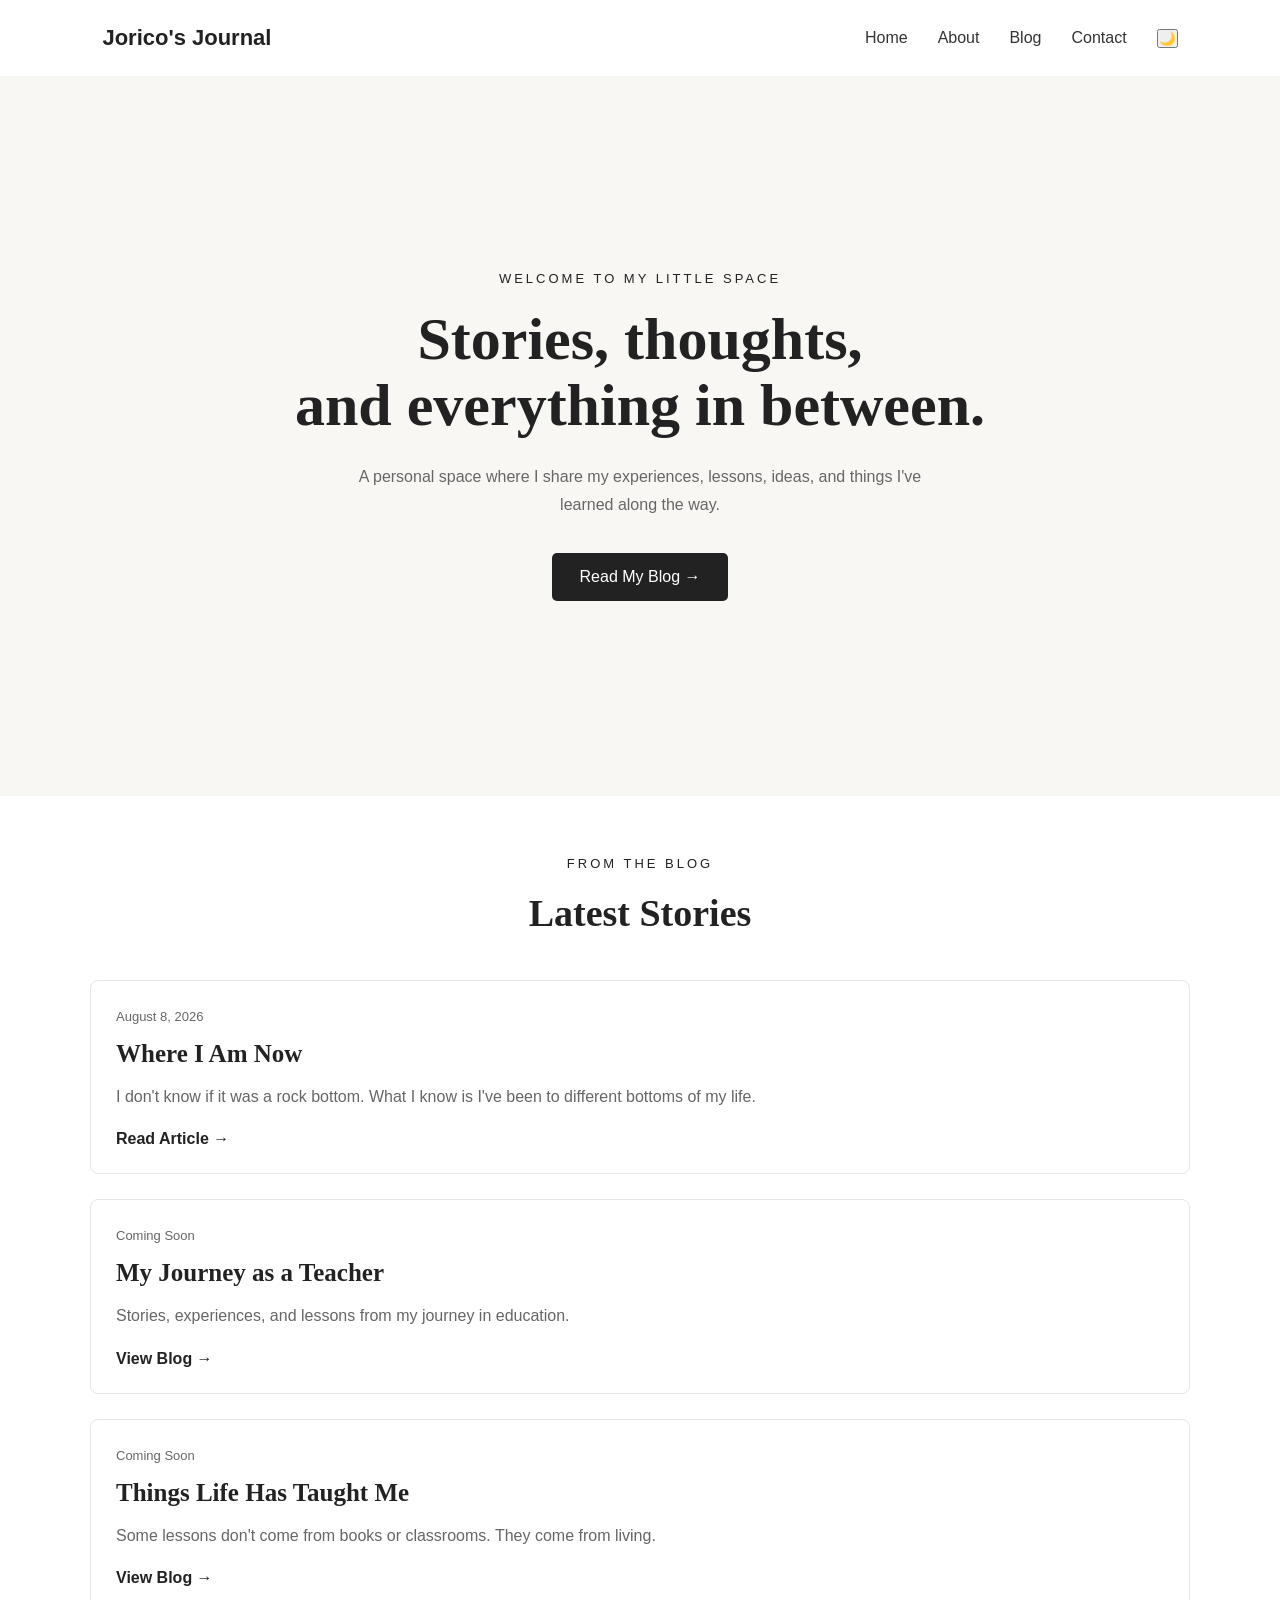
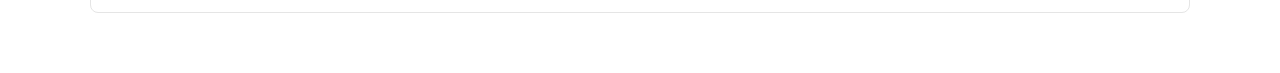
<file: index.html>
<!DOCTYPE html>
<html lang="en">

<head>
    <meta charset="UTF-8">
    <meta name="viewport" content="width=device-width, initial-scale=1.0">

    <title>Jorico's Journal</title>

    <link rel="stylesheet" href="css/style.css">
</head>

<body>

    <nav>
        <h2>Jorico's Journal</h2>

        <ul>
         <li><a href="index.html">Home</a></li>
<li><a href="about.html">About</a></li>
<li><a href="blog.html">Blog</a></li>
<li><a href="contact.html">Contact</a></li>
<li><button id="darkModeToggle">🌙</button></li>
</ul>
</nav>

    <main>

        <section class="hero">

            <p class="welcome">WELCOME TO MY LITTLE SPACE</p>

            <h1>
                Stories, thoughts,<br>
                and everything in between.
            </h1>

            <p class="intro">
                A personal space where I share my experiences,
                lessons, ideas, and things I've learned along the way.
            </p>

            <a href="blog.html" class="button">
                Read My Blog →
            </a>

        </section>
        <section class="latest">

            <div class="section-heading">
                <p class="welcome">FROM THE BLOG</p>
                <h2>Latest Stories</h2>
            </div>

            <div class="latest-posts">

                <article class="latest-card">

                    <p class="post-date">August 8, 2026</p>

                    <h3>Where I Am Now</h3>

                    <p>
                        I don't know if it was a rock bottom.
                        What I know is I've been to different
                        bottoms of my life.
                    </p>

                    <a href="posts/first-website.html">
                        Read Article →
                    </a>

                </article>


                <article class="latest-card">

                    <p class="post-date">Coming Soon</p>

                    <h3>My Journey as a Teacher</h3>

                    <p>
                        Stories, experiences, and lessons
                        from my journey in education.
                    </p>

                    <a href="blog.html">
                        View Blog →
                    </a>

                </article>


                <article class="latest-card">

                    <p class="post-date">Coming Soon</p>

                    <h3>Things Life Has Taught Me</h3>

                    <p>
                        Some lessons don't come from books
                        or classrooms. They come from living.
                    </p>

                    <a href="blog.html">
                        View Blog →
                    </a>

                </article>

            </div>

        </section>
    </main>
<script src="script.js"></script>
</body>

</html>
</file>
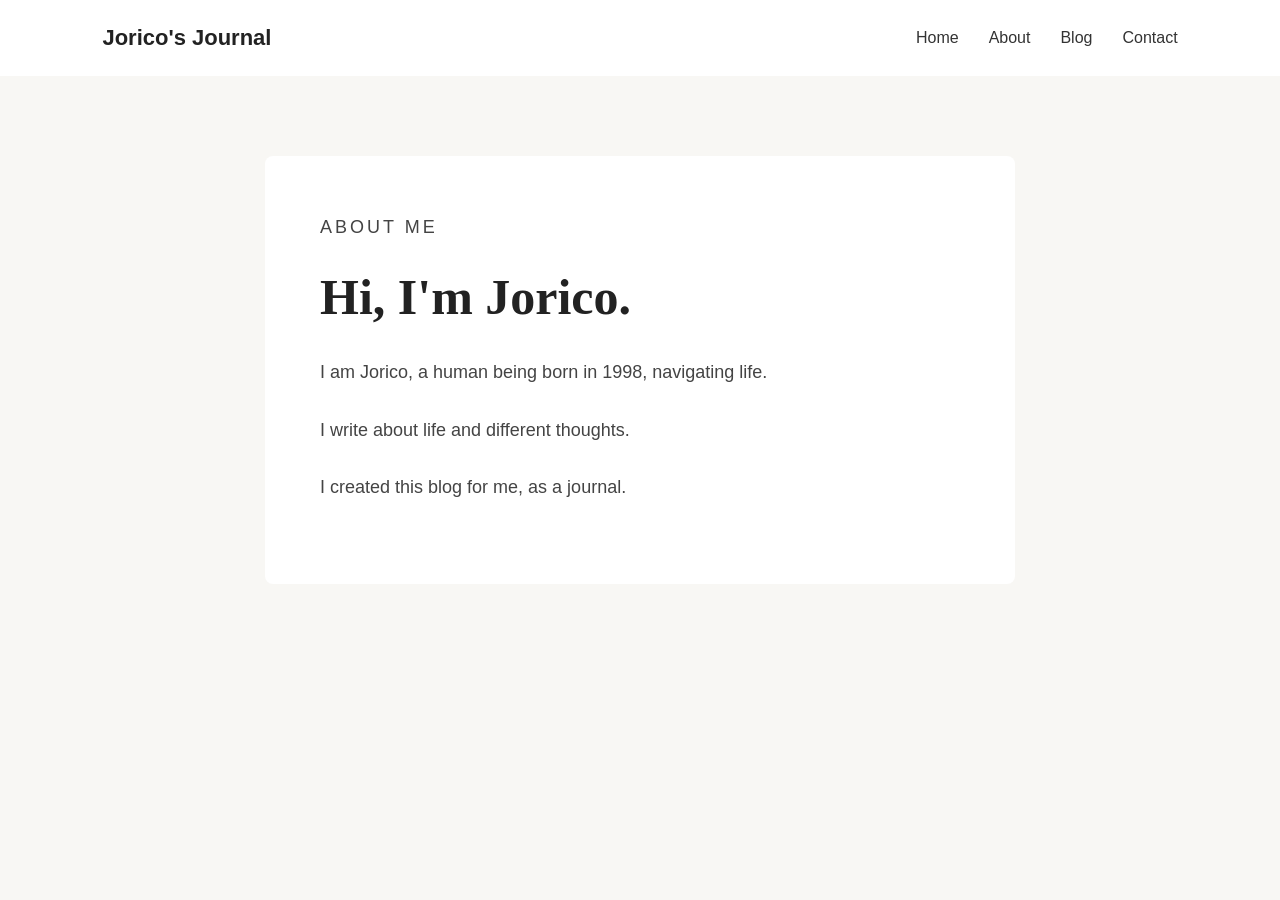
<file: about.html>
<!DOCTYPE html>
<html lang="en">

<head>
    <meta charset="UTF-8">
    <meta name="viewport" content="width=device-width, initial-scale=1.0">

    <title>About | Jorico's Journal</title>

    <link rel="stylesheet" href="css/style.css">
</head>

<body>

    <nav>
        <h2>Jorico's Journal</h2>

        <ul>
            <li><a href="index.html">Home</a></li>
            <li><a href="about.html">About</a></li>
            <li><a href="blog.html">Blog</a></li>
            <li><a href="contact.html">Contact</a></li>
        </ul>
    </nav>


    <main class="about-page">

        <section class="about-content">

            <p class="welcome">ABOUT ME</p>

            <h1>Hi, I'm Jorico.</h1>

            <p class="about-intro">
                I am Jorico, a human being born in 1998,
                navigating life.
            </p>

            <p>
                I write about life and different thoughts.
            </p>

            <p>
                I created this blog for me, as a journal.
            </p>

        </section>

    </main>
<script src="script.js"></script>
</body>

</html>
</file>
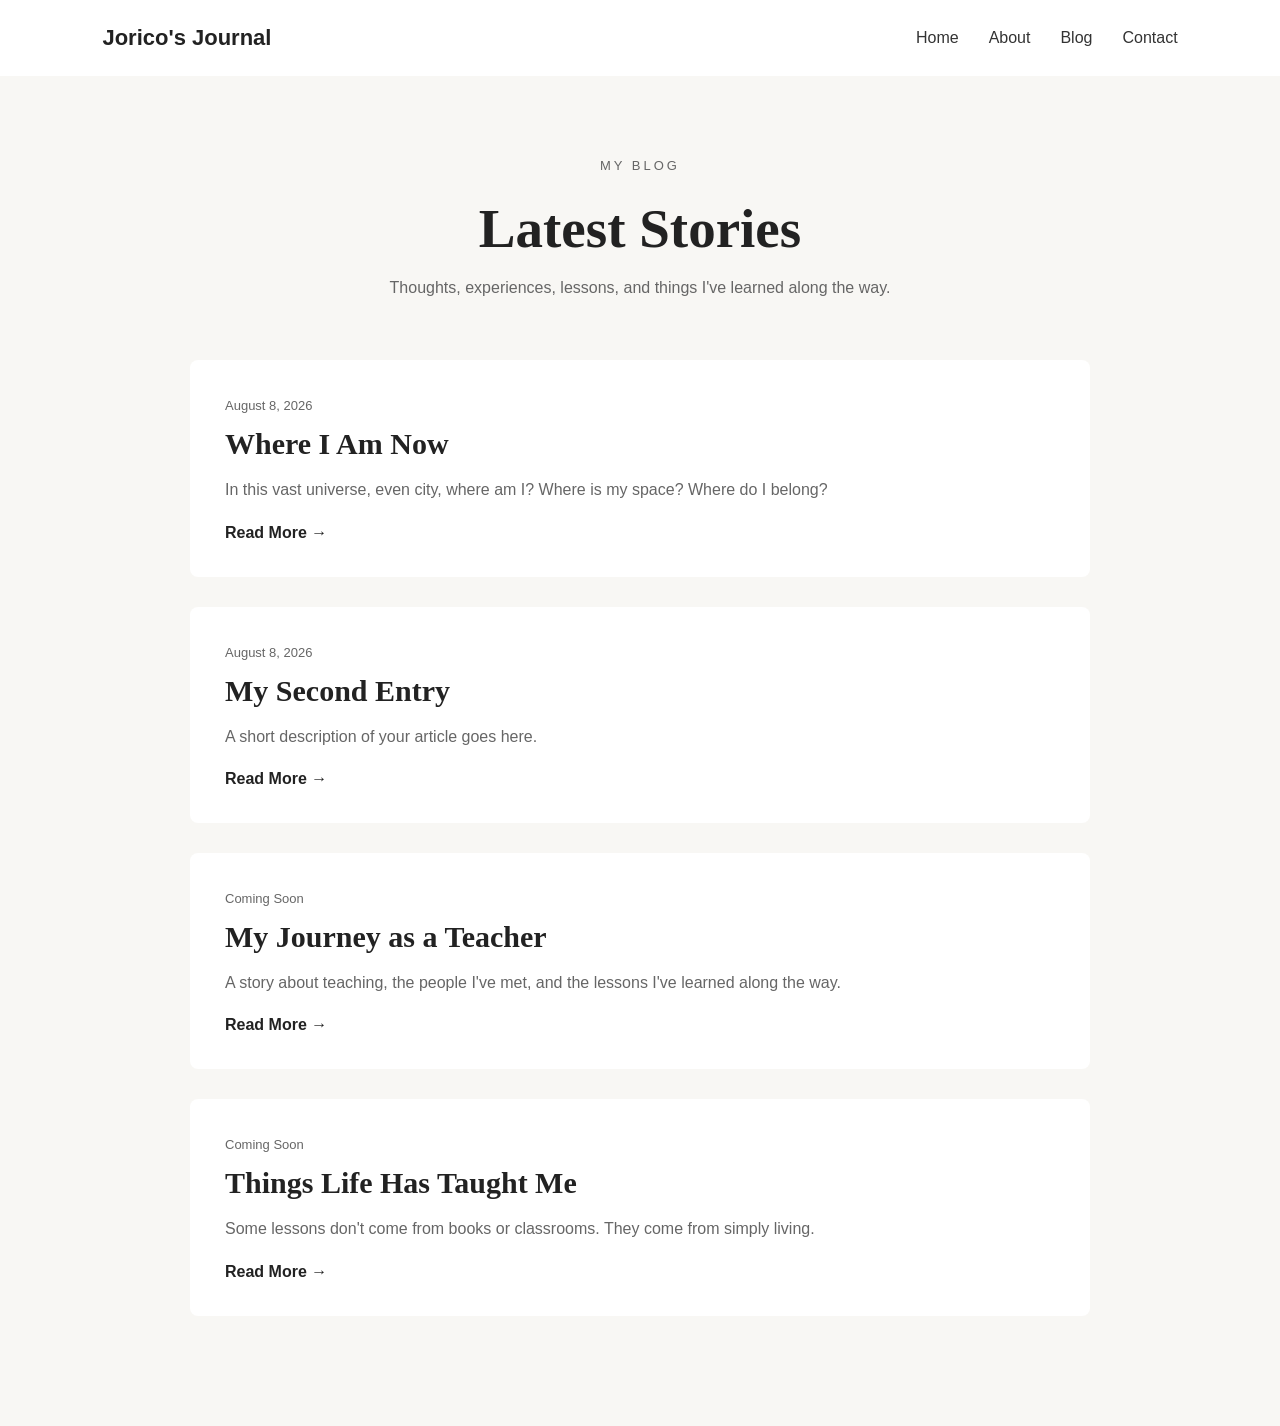
<file: blog.html>
<!DOCTYPE html>
<html lang="en">

<head>
    <meta charset="UTF-8">
    <meta name="viewport" content="width=device-width, initial-scale=1.0">

    <title>Blog | Jorico's Journal</title>

    <link rel="stylesheet" href="css/style.css">
</head>
<script src="script.js"></script>
<body>

    <nav>
        <h2>Jorico's Journal</h2>

        <ul>
            <li><a href="index.html">Home</a></li>
            <li><a href="about.html">About</a></li>
            <li><a href="blog.html">Blog</a></li>
            <li><a href="contact.html">Contact</a></li>
        </ul>
    </nav>


    <main class="blog-page">

        <header class="page-header">

            <p class="welcome">MY BLOG</p>

            <h1>Latest Stories</h1>

            <p>
                Thoughts, experiences, lessons, and things
                I've learned along the way.
            </p>

        </header>

<section class="posts">

<article class="post">

    <p class="post-date">August 8, 2026</p>

    <h2>Where I Am Now</h2>

    <p>
        In this vast universe, even city, where am I?
        Where is my space? Where do I belong?
    </p>

    <a href="posts/first-website.html">
        Read More →
    </a>

</article>

<article class="post">

    <p class="post-date">August 8, 2026</p>

    <h2>My Second Entry</h2>

    <p>
        A short description of your article goes here.
    </p>

    <a href="posts/my-second-entry.html">
        Read More →
    </a>

</article>

    <article class="post">

        <p class="post-date">Coming Soon</p>

        <h2>My Journey as a Teacher</h2>

        <p>
            A story about teaching, the people I've met,
            and the lessons I've learned along the way.
        </p>

        <a href="#">
            Read More →
        </a>

    </article>


    <article class="post">

        <p class="post-date">Coming Soon</p>

        <h2>Things Life Has Taught Me</h2>

        <p>
            Some lessons don't come from books or classrooms.
            They come from simply living.
        </p>

        <a href="#">
            Read More →
        </a>

    </article>

</section>
</file>
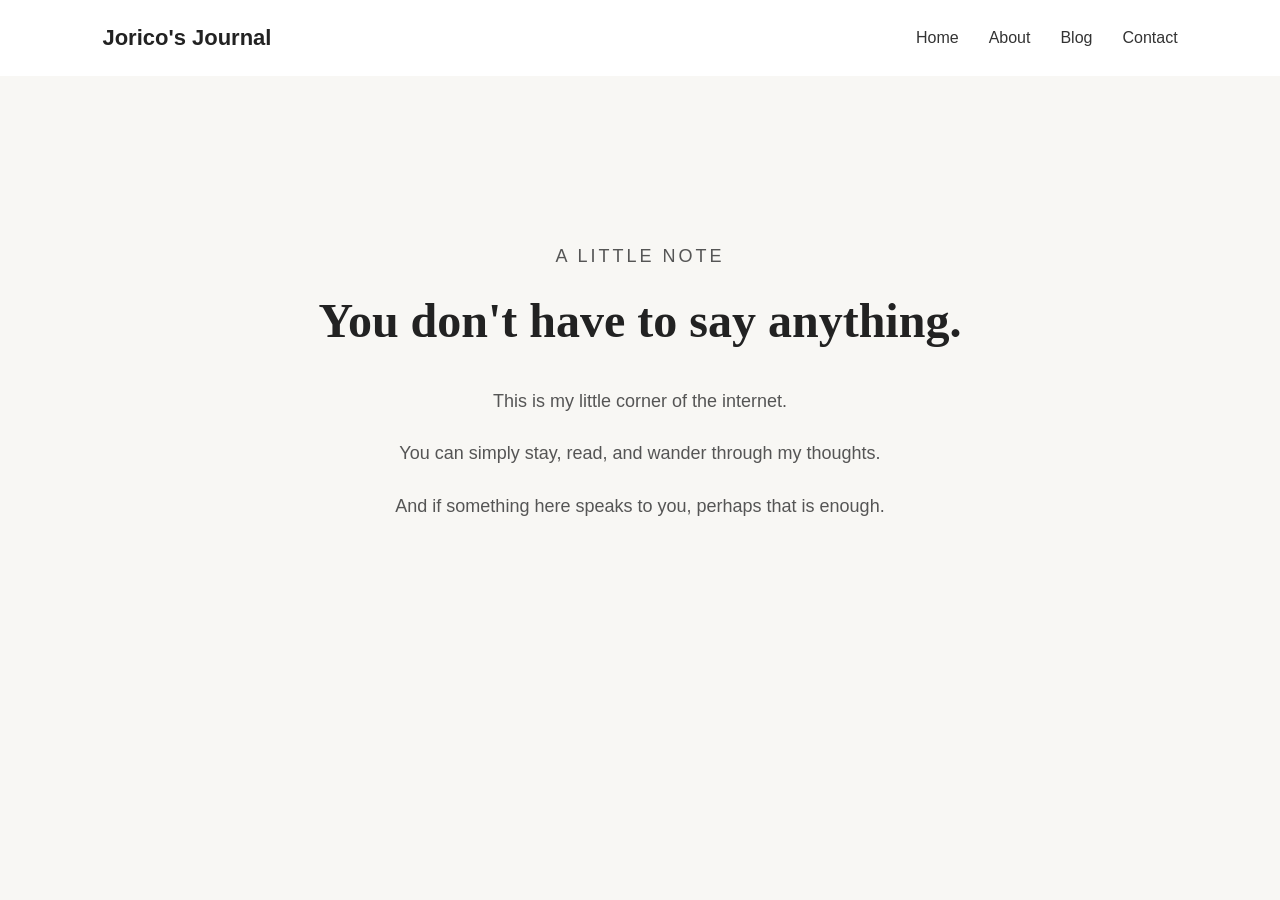
<file: contact.html>
<!DOCTYPE html>
<html lang="en">

<head>
    <meta charset="UTF-8">
    <meta name="viewport" content="width=device-width, initial-scale=1.0">

    <title>Contact | Jorico's Journal</title>

    <link rel="stylesheet" href="css/style.css">
</head>

<body>

    <nav>
        <h2>Jorico's Journal</h2>

        <ul>
            <li><a href="index.html">Home</a></li>
            <li><a href="about.html">About</a></li>
            <li><a href="blog.html">Blog</a></li>
            <li><a href="contact.html">Contact</a></li>
        </ul>
    </nav>


    <main class="contact-page">

        <section class="contact-content">

            <p class="welcome">A LITTLE NOTE</p>

            <h1>
                You don't have to say anything.
            </h1>

            <p>
                This is my little corner of the internet.
            </p>

            <p>
                You can simply stay, read, and wander
                through my thoughts.
            </p>

            <p>
                And if something here speaks to you,
                perhaps that is enough.
            </p>

        </section>

    </main>
<script src="script.js"></script>
</body>

</html>
</file>
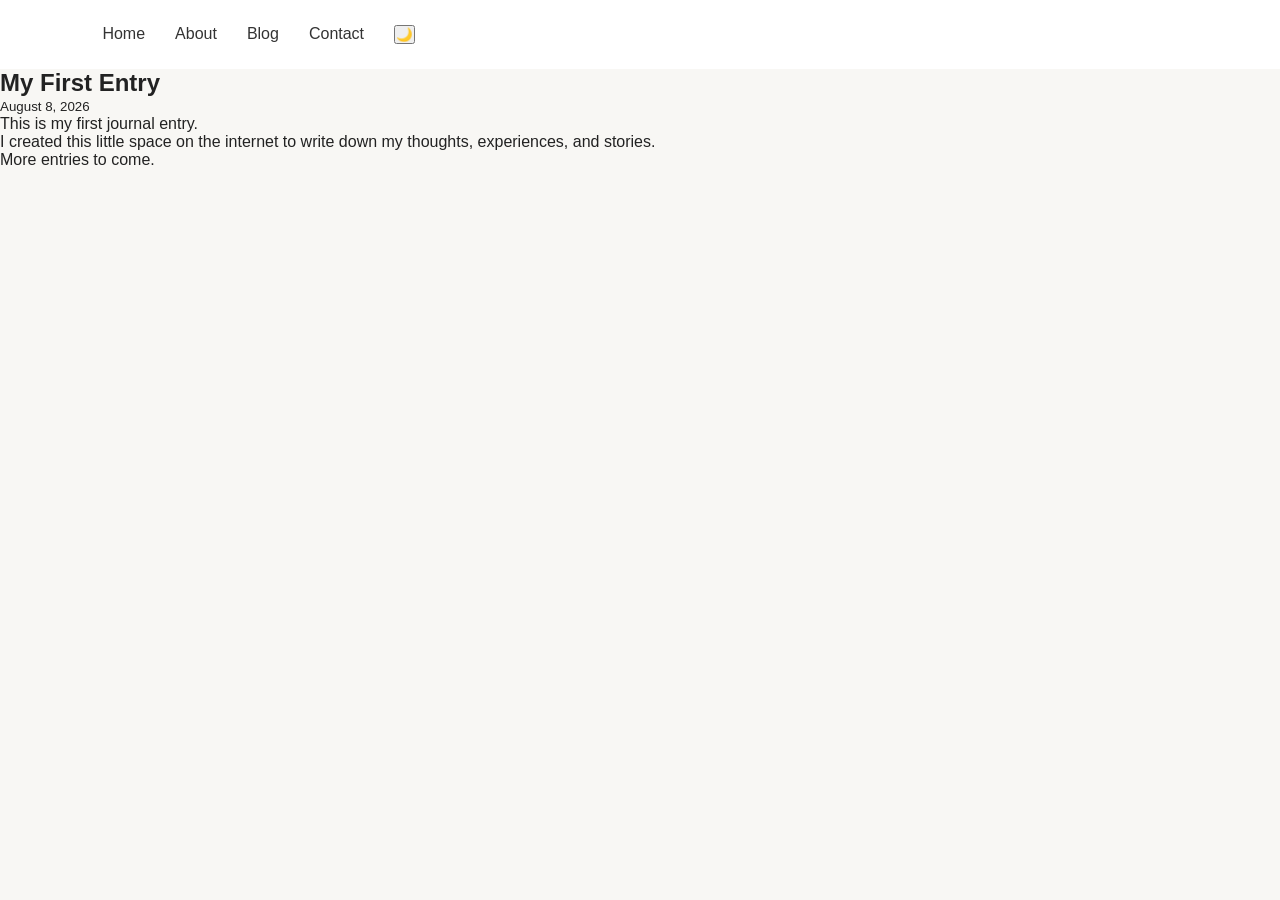
<file: first-entry.html>
<!DOCTYPE html>
<html lang="en">
<head>
    <meta charset="UTF-8">
    <meta name="viewport" content="width=device-width, initial-scale=1.0">
    <title>My First Entry | Jorico's Journal</title>
    <link rel="stylesheet" href="../css/style.css">
</head>

<body>

    <nav>
        <ul>
            <li><a href="../index.html">Home</a></li>
            <li><a href="../about.html">About</a></li>
            <li><a href="../blog.html">Blog</a></li>
            <li><a href="../contact.html">Contact</a></li>
            <li><button id="darkModeToggle">🌙</button></li>
        </ul>
    </nav>

    <main>
        <article>
            <h1>My First Entry</h1>
            <p><small>August 8, 2026</small></p>

            <p>
                This is my first journal entry.
            </p>

            <p>
                I created this little space on the internet
                to write down my thoughts, experiences, and stories.
            </p>

            <p>
                More entries to come.
            </p>
        </article>
    </main>

    <script src="../script.js"></script>

</body>
</html>
</file>
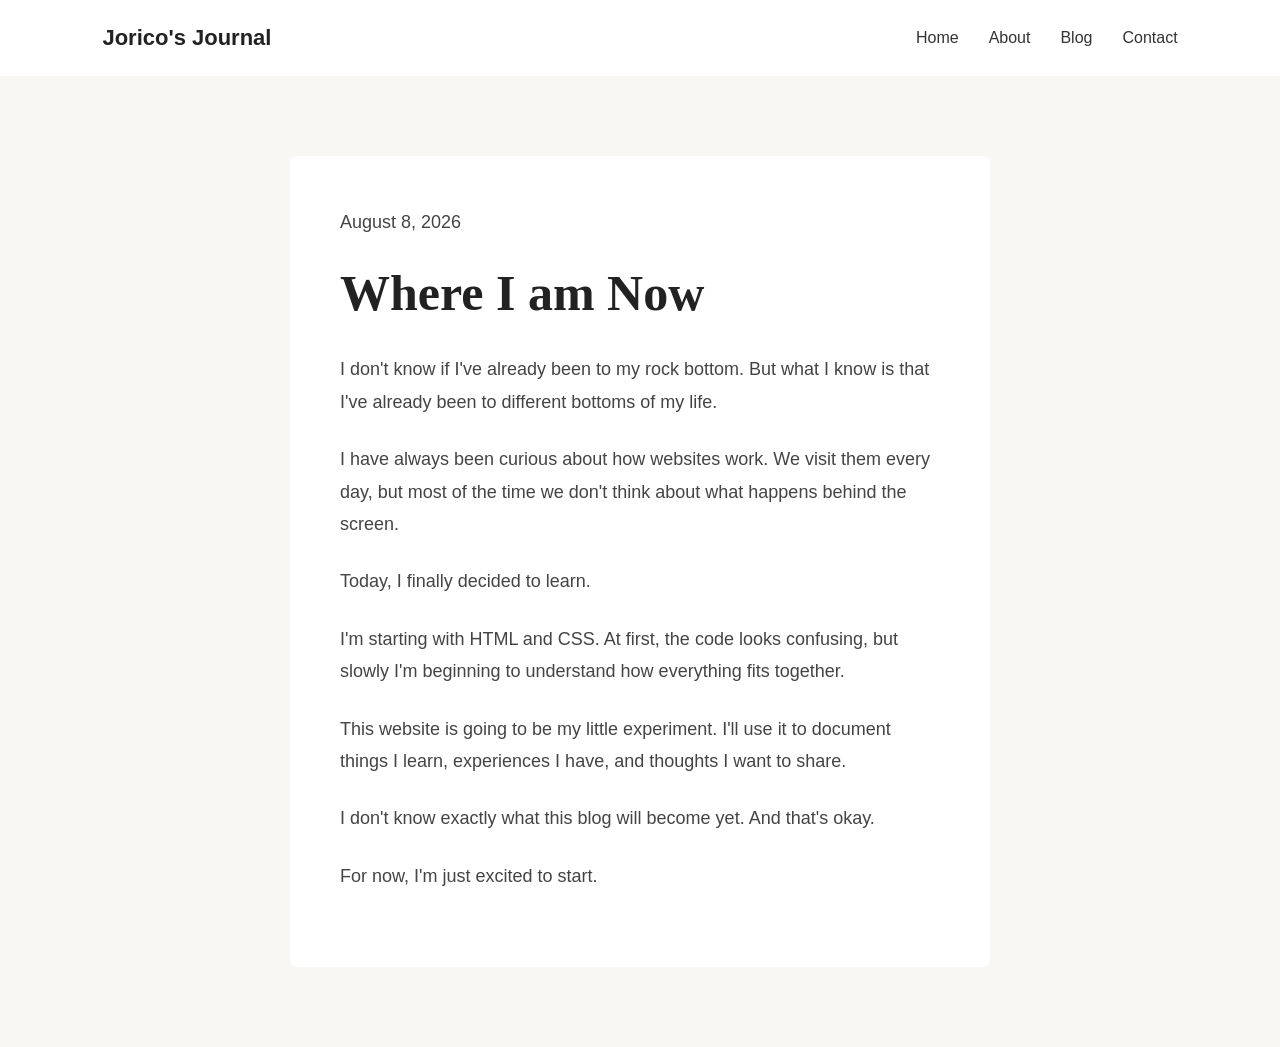
<file: posts/first-website.html>
<!DOCTYPE html>
<html lang="en">

<head>

    <meta charset="UTF-8">

    <meta name="viewport"
          content="width=device-width, initial-scale=1.0">

    <title>Learning to Build My First Website | Jorico's Journal</title>

    <link rel="stylesheet"
          href="../css/style.css">

</head>


<body>

    <nav>

        <h2>Jorico's Journal</h2>

        <ul>

            <li>
                <a href="../index.html">Home</a>
            </li>

            <li>
                <a href="../about.html">About</a>
            </li>

            <li>
                <a href="../blog.html">Blog</a>
            </li>

            <li>
                <a href="../contact.html">Contact</a>
            </li>

        </ul>

    </nav>


    <main class="article-page">

        <article>

            <p class="post-date">
                August 8, 2026
            </p>

            <h1>
                Where I am Now
            </h1>

            <p class="article-intro">
                I don't know if I've already been to my rock bottom. But what I know is that I've already been to different bottoms of my life.
            </p>


            <p>
                I have always been curious about how websites
                work. We visit them every day, but most of the
                time we don't think about what happens behind
                the screen.
            </p>


            <p>
                Today, I finally decided to learn.
            </p>


            <p>
                I'm starting with HTML and CSS. At first,
                the code looks confusing, but slowly I'm
                beginning to understand how everything fits
                together.
            </p>


            <p>
                This website is going to be my little
                experiment. I'll use it to document things
                I learn, experiences I have, and thoughts
                I want to share.
            </p>


            <p>
                I don't know exactly what this blog will
                become yet. And that's okay.
            </p>


            <p>
                For now, I'm just excited to start.
            </p>


        </article>

    </main>


</body>

</html>
</file>
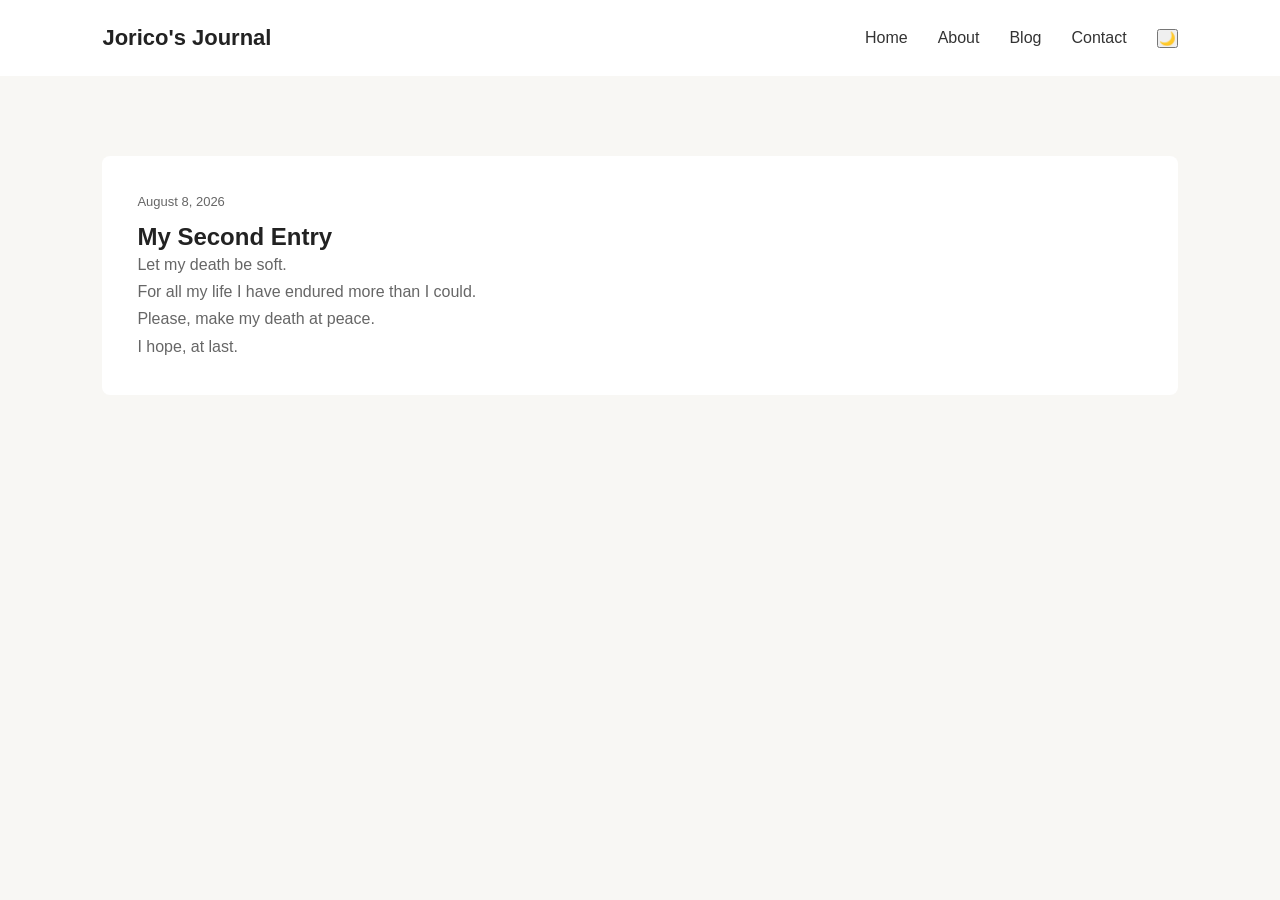
<file: posts/my-second-entry.html>
<!DOCTYPE html>
<html lang="en">

<head>
    <meta charset="UTF-8">
    <meta name="viewport" content="width=device-width, initial-scale=1.0">

    <title>My Second Entry | Jorico's Journal</title>

    <link rel="stylesheet" href="../css/style.css">
</head>

<body>

<nav>
    <h2>Jorico's Journal</h2>

    <ul>
        <li><a href="../index.html">Home</a></li>
        <li><a href="../about.html">About</a></li>
        <li><a href="../blog.html">Blog</a></li>
        <li><a href="../contact.html">Contact</a></li>
        <li><button id="darkModeToggle">🌙</button></li>
    </ul>
</nav>

<main class="blog-page">

    <article class="post">

        <p class="post-date">August 8, 2026</p>

        <h1>My Second Entry</h1>

        <p>
            Let my death be soft.
        </p>

        <p>
            For all my life I have endured more than I could.
        </p>

        <p>
            Please, make my death at peace.
        </p>
<p>
            I hope, at last.
        </p>
    </article>

</main>

<script src="../script.js"></script>

</body>
</html>
</file>
<file: css/style.css>
* {
    margin: 0;
    padding: 0;
    box-sizing: border-box;
}

body {
    font-family: Arial, sans-serif;
    background-color: #f8f7f4;
    color: #222;
}

/* Navigation */

nav {
    display: flex;
    justify-content: space-between;
    align-items: center;
    padding: 25px 8%;
    background-color: #ffffff;
}

nav h2 {
    font-size: 22px;
}

nav ul {
    display: flex;
    list-style: none;
    gap: 30px;
}

nav a {
    text-decoration: none;
    color: #333;
}

nav a:hover {
    color: #777;
}

/* Hero */

.hero {
    min-height: 80vh;
    display: flex;
    flex-direction: column;
    justify-content: center;
    align-items: center;
    text-align: center;
    padding: 40px 20px;
}

.welcome {
    font-size: 13px;
    letter-spacing: 3px;
    margin-bottom: 20px;
}

.hero h1 {
    font-family: Georgia, serif;
    font-size: 60px;
    line-height: 1.1;
    max-width: 800px;
    margin-bottom: 25px;
}

.intro {
    max-width: 600px;
    line-height: 1.7;
    color: #666;
    margin-bottom: 35px;
}

/* Button */

.button {
    display: inline-block;
    background-color: #222;
    color: white;
    text-decoration: none;
    padding: 15px 28px;
    border-radius: 5px;
}

.button:hover {
    background-color: #555;
}
/* Blog Page */

.blog-page {
    padding: 80px 8%;
}

.page-header {
    text-align: center;
    margin-bottom: 60px;
}

.page-header h1 {
    font-family: Georgia, serif;
    font-size: 55px;
    margin: 15px 0;
}

.page-header p {
    color: #666;
    line-height: 1.6;
}


/* Blog Posts */

.posts {
    max-width: 900px;
    margin: auto;
}

.post {
    background: white;
    padding: 35px;
    margin-bottom: 30px;
    border-radius: 8px;
}

.post-date {
    font-size: 13px;
    color: #888;
    margin-bottom: 10px;
}

.post h2 {
    font-family: Georgia, serif;
    font-size: 30px;
    margin-bottom: 15px;
}

.post p {
    color: #666;
    line-height: 1.7;
}

.post a {
    display: inline-block;
    margin-top: 20px;
    color: #222;
    font-weight: bold;
    text-decoration: none;
}

.post a:hover {
    color: #777;
}
/* Article Page */

.article-page {
    max-width: 750px;
    margin: 80px auto;
    padding: 0 25px;
}

.article-page article {
    background: white;
    padding: 50px;
    border-radius: 8px;
}

.article-page h1 {
    font-family: Georgia, serif;
    font-size: 50px;
    line-height: 1.2;
    margin: 15px 0 30px;
}

.article-intro {
    font-size: 21px;
    color: #666;
    margin-bottom: 35px;
}

.article-page article p {
    font-size: 18px;
    line-height: 1.8;
    color: #444;
    margin-bottom: 25px;
}
/* =========================
   MOBILE DESIGN
   ========================= */

@media (max-width: 768px) {

    /* Navigation */

    nav {
        flex-direction: column;
        gap: 20px;
        padding: 20px;
    }

    nav h2 {
        font-size: 20px;
    }

    nav ul {
        gap: 15px;
        flex-wrap: wrap;
        justify-content: center;
    }

    nav a {
        font-size: 14px;
    }


    /* Homepage */

    .hero {
        min-height: 70vh;
        padding: 30px 20px;
    }

    .hero h1 {
        font-size: 40px;
        line-height: 1.15;
    }

    .hero p {
        font-size: 17px;
    }


    /* Blog Page */

    .blog-page {
        padding: 50px 20px;
    }

    .page-header h1 {
        font-size: 40px;
    }

    .posts {
        width: 100%;
    }

    .post {
        padding: 25px;
        margin-bottom: 20px;
    }

    .post h2 {
        font-size: 25px;
    }


    /* Article Page */

    .article-page {
        margin: 40px auto;
        padding: 0 15px;
    }

    .article-page article {
        padding: 30px 20px;
    }

    .article-page h1 {
        font-size: 38px;
    }

    .article-intro {
        font-size: 18px;
    }

    .article-page article p {
        font-size: 17px;
        line-height: 1.7;
    }

}
/* Latest Stories */

.latest {
    padding: 80px 8%;
    background-color: #ffffff;
}

.section-heading {
    text-align: center;
    margin-bottom: 45px;
}

.section-heading h2 {
    font-family: Georgia, serif;
    font-size: 45px;
    margin-top: 10px;
}

.latest-posts {
    display: grid;
    grid-template-columns: repeat(3, 1fr);
    gap: 25px;
    max-width: 1100px;
    margin: auto;
}

.latest-card {
    padding: 30px;
    border: 1px solid #e5e5e5;
    border-radius: 8px;
}

.latest-card h3 {
    font-family: Georgia, serif;
    font-size: 25px;
    margin: 12px 0 15px;
}

.latest-card p {
    color: #666;
    line-height: 1.7;
}

.latest-card a {
    display: inline-block;
    margin-top: 20px;
    color: #222;
    font-weight: bold;
    text-decoration: none;
}

.latest-card a:hover {
    color: #777;
}
    .latest {
        padding: 60px 20px;
    }

    .section-heading h2 {
        font-size: 38px;
    }

    .latest-posts {
        grid-template-columns: 1fr;
    }

    .latest-card {
        padding: 25px;
    }
    /* About Page */

.about-page {
    max-width: 800px;
    margin: 80px auto;
    padding: 0 25px;
}

.about-content {
    background: white;
    padding: 55px;
    border-radius: 8px;
}

.about-content h1 {
    font-family: Georgia, serif;
    font-size: 50px;
    margin: 15px 0 30px;
}

.about-intro {
    font-size: 22px;
    line-height: 1.7;
    color: #555;
    margin-bottom: 30px;
}

.about-content p {
    font-size: 18px;
    line-height: 1.8;
    color: #444;
    margin-bottom: 25px;
}


/* Mobile */

@media (max-width: 768px) {

    .about-page {
        margin: 40px auto;
        padding: 0 15px;
    }

    .about-content {
        padding: 30px 20px;
    }

    .about-content h1 {
        font-size: 38px;
    }

    .about-intro {
        font-size: 19px;
    }

    .about-content p {
        font-size: 17px;
    }

}
/* Contact Page */

.contact-page {
    min-height: 70vh;
    display: flex;
    align-items: center;
    justify-content: center;
    padding: 60px 25px;
}

.contact-content {
    max-width: 700px;
    text-align: center;
}

.contact-content h1 {
    font-family: Georgia, serif;
    font-size: 48px;
    line-height: 1.2;
    margin: 20px 0 35px;
}

.contact-content p {
    font-size: 18px;
    line-height: 1.8;
    color: #555;
    margin-bottom: 20px;
}


/* Mobile */

@media (max-width: 768px) {

    .contact-page {
        padding: 40px 20px;
    }

    .contact-content h1 {
        font-size: 36px;
    }

    .contact-content p {
        font-size: 17px;
    }

/* Dark Mode */
body.dark-mode {
    background-color: #17151c;
    color: #f3edf7;
}

body.dark-mode a {
    color: #d8b4fe;
}

body.dark-mode nav {
    background-color: #211d27;
}

body.dark-mode h1,
body.dark-mode h2,
body.dark-mode h3 {
    color: #f6eafa;
}

body.dark-mode p {
    color: #ddd3e3;
}

body.dark-mode #darkModeToggle {
    color: #f6d98b;
}

#darkModeToggle {
    cursor: pointer;
    border: none;
    background: transparent;
    font-size: 1.2rem;
}
/* Smooth Dark Mode Transition */
body {
    transition: background-color 0.3s ease, color 0.3s ease;
}

#darkModeToggle {
    transition: transform 0.2s ease;
}

#darkModeToggle:hover {
    transform: scale(1.15);
}
</file>
